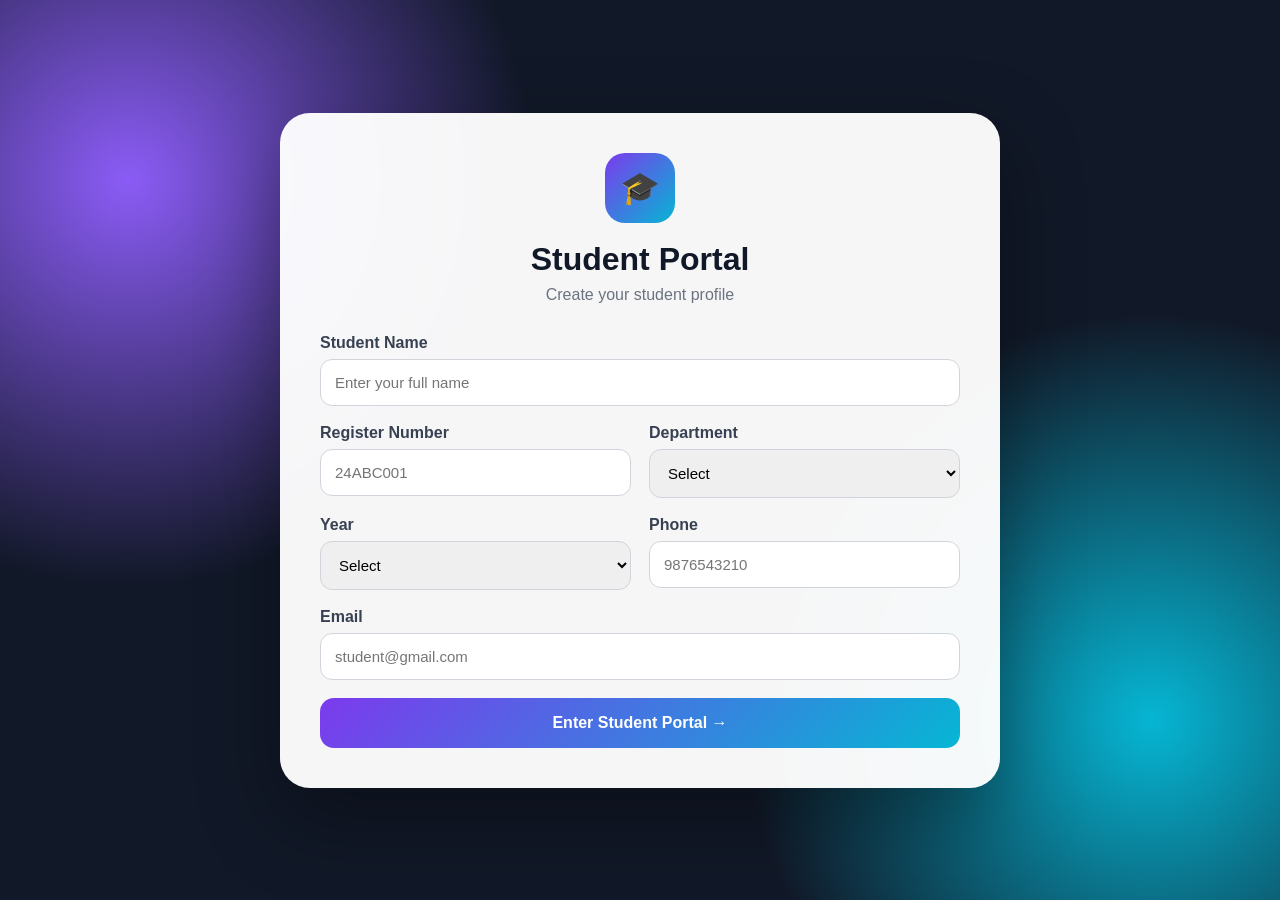
<file: index.html>
<!DOCTYPE html>
<html lang="en">
<head>
    <meta charset="UTF-8">
    <meta name="viewport" content="width=device-width, initial-scale=1.0">
    <title>Student Registration</title>
    <link rel="stylesheet" href="style.css">
</head>

<body class="login-page">

<div class="register-box">

    <div class="logo">🎓</div>

    <h1>Student Portal</h1>
    <p class="subtitle">Create your student profile</p>

    <form id="studentForm">

        <div class="input-group">
            <label>Student Name</label>
            <input type="text" id="name" placeholder="Enter your full name" required>
        </div>

        <div class="two-column">

            <div class="input-group">
                <label>Register Number</label>
                <input type="text" id="regno" placeholder="24ABC001" required>
            </div>

            <div class="input-group">
                <label>Department</label>
                <select id="department" required>
                    <option value="">Select</option>
                    <option>CSE</option>
                    <option>AI & DS</option>
                    <option>IT</option>
                    <option>ECE</option>
                    <option>EEE</option>
                </select>
            </div>

        </div>

        <div class="two-column">

            <div class="input-group">
                <label>Year</label>
                <select id="year" required>
                    <option value="">Select</option>
                    <option>1st Year</option>
                    <option>2nd Year</option>
                    <option>3rd Year</option>
                    <option>4th Year</option>
                </select>
            </div>

            <div class="input-group">
                <label>Phone</label>
                <input type="tel" id="phone" placeholder="9876543210" required>
            </div>

        </div>

        <div class="input-group">
            <label>Email</label>
            <input type="email" id="email" placeholder="student@gmail.com" required>
        </div>

        <button type="submit" class="main-btn">
            Enter Student Portal →
        </button>

    </form>

</div>

<script src="script.js"></script>

</body>
</html>
</file>
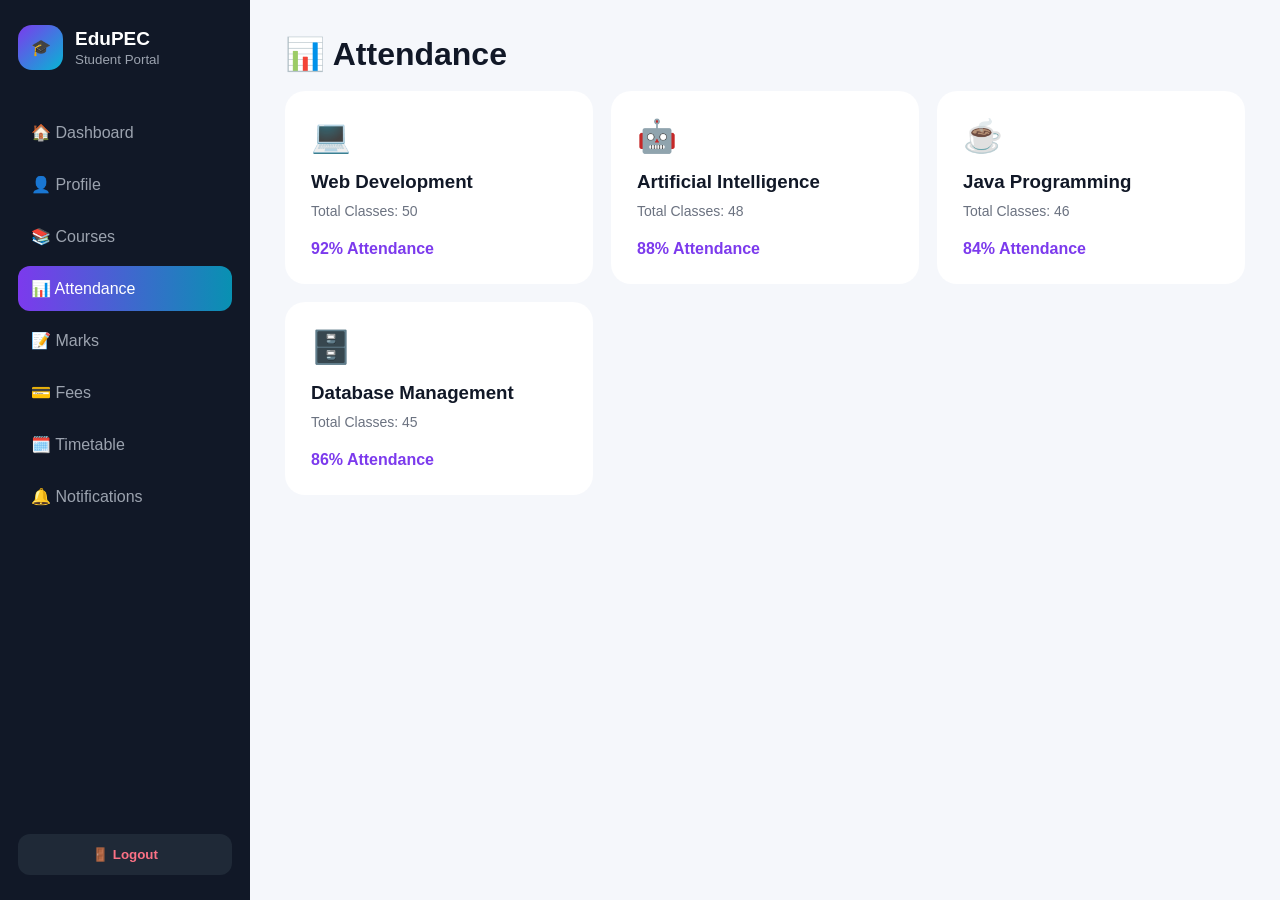
<file: attendance.html>
<!DOCTYPE html>
<html>
<head>
    <title>Attendance</title>
    <link rel="stylesheet" href="style.css">
</head>

<body class="dashboard-page">

<div class="layout">

<aside class="sidebar">

    <div class="brand">
        <div class="brand-logo">🎓</div>
        <div>
            <h2>EduPEC</h2>
            <small>Student Portal</small>
        </div>
    </div>

    <nav>
        <a href="dashboard.html">🏠 Dashboard</a>
        <a href="profile.html">👤 Profile</a>
        <a href="courses.html">📚 Courses</a>
        <a href="attendance.html" class="active">📊 Attendance</a>
        <a href="marks.html">📝 Marks</a>
        <a href="fees.html">💳 Fees</a>
        <a href="timetable.html">🗓️ Timetable</a>
        <a href="notifications.html">🔔 Notifications</a>
    </nav>

    <button class="logout" onclick="logout()">🚪 Logout</button>

</aside>

<main class="main">

<h1>📊 Attendance</h1>

<br>

<section class="cards">

    <div class="card">
        <div class="card-icon">💻</div>
        <h3>Web Development</h3>
        <p>Total Classes: 50</p>
        <strong>92% Attendance</strong>
    </div>

    <div class="card">
        <div class="card-icon">🤖</div>
        <h3>Artificial Intelligence</h3>
        <p>Total Classes: 48</p>
        <strong>88% Attendance</strong>
    </div>

    <div class="card">
        <div class="card-icon">☕</div>
        <h3>Java Programming</h3>
        <p>Total Classes: 46</p>
        <strong>84% Attendance</strong>
    </div>

    <div class="card">
        <div class="card-icon">🗄️</div>
        <h3>Database Management</h3>
        <p>Total Classes: 45</p>
        <strong>86% Attendance</strong>
    </div>

</section>

</main>

</div>

<script src="script.js"></script>

</body>
</html>
</file>
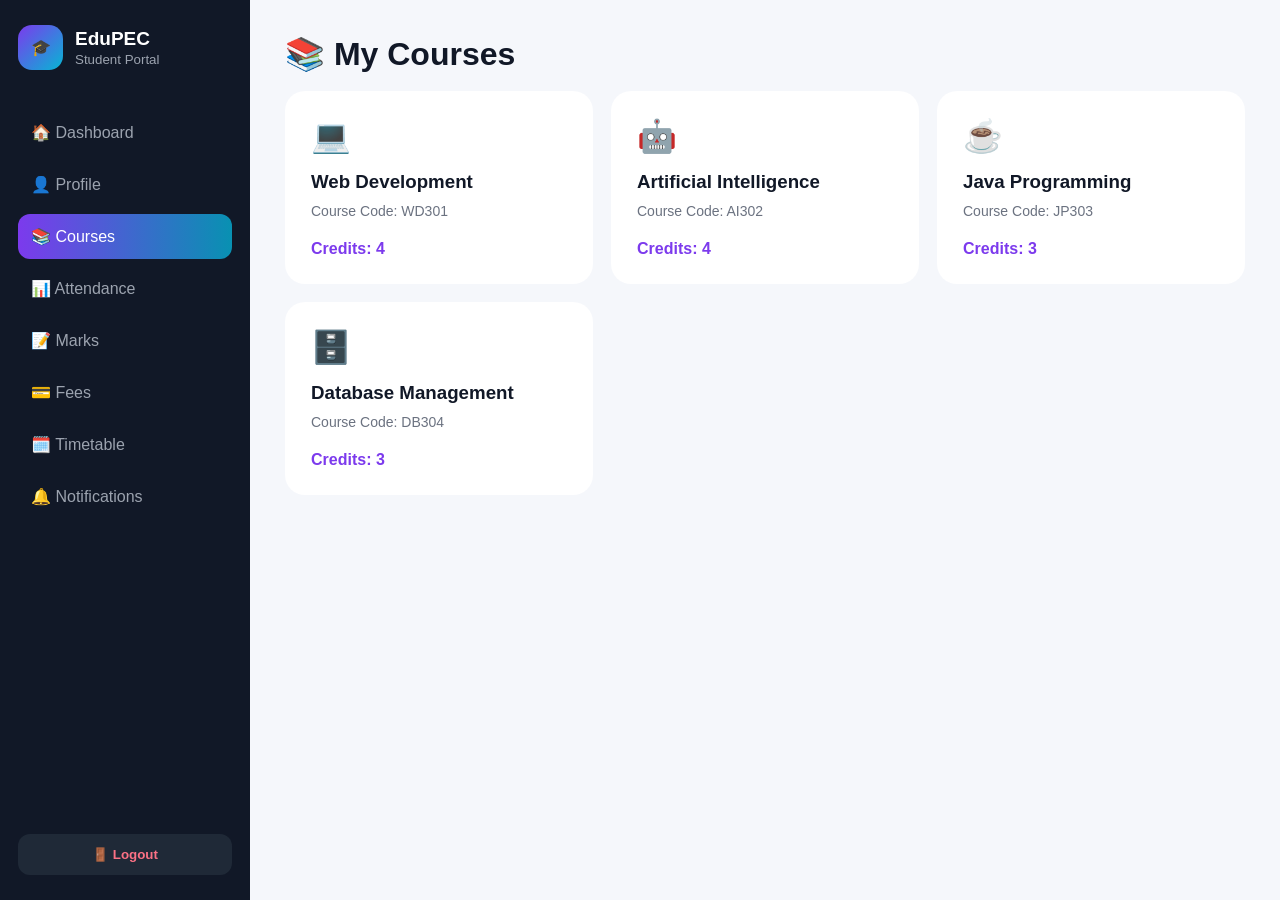
<file: courses.html>
<!DOCTYPE html>
<html>
<head>
    <title>Courses</title>
    <link rel="stylesheet" href="style.css">
</head>

<body class="dashboard-page">

<div class="layout">

<aside class="sidebar">

    <div class="brand">
        <div class="brand-logo">🎓</div>
        <div>
            <h2>EduPEC</h2>
            <small>Student Portal</small>
        </div>
    </div>

    <nav>
        <a href="dashboard.html">🏠 Dashboard</a>
        <a href="profile.html">👤 Profile</a>
        <a href="courses.html" class="active">📚 Courses</a>
        <a href="attendance.html">📊 Attendance</a>
        <a href="marks.html">📝 Marks</a>
        <a href="fees.html">💳 Fees</a>
        <a href="timetable.html">🗓️ Timetable</a>
        <a href="notifications.html">🔔 Notifications</a>
    </nav>

    <button class="logout" onclick="logout()">🚪 Logout</button>

</aside>

<main class="main">

<h1>📚 My Courses</h1>

<br>

<section class="cards">

    <div class="card">
        <div class="card-icon">💻</div>
        <h3>Web Development</h3>
        <p>Course Code: WD301</p>
        <strong>Credits: 4</strong>
    </div>

    <div class="card">
        <div class="card-icon">🤖</div>
        <h3>Artificial Intelligence</h3>
        <p>Course Code: AI302</p>
        <strong>Credits: 4</strong>
    </div>

    <div class="card">
        <div class="card-icon">☕</div>
        <h3>Java Programming</h3>
        <p>Course Code: JP303</p>
        <strong>Credits: 3</strong>
    </div>

    <div class="card">
        <div class="card-icon">🗄️</div>
        <h3>Database Management</h3>
        <p>Course Code: DB304</p>
        <strong>Credits: 3</strong>
    </div>

</section>

</main>

</div>

<script src="script.js"></script>

</body>
</html>
</file>
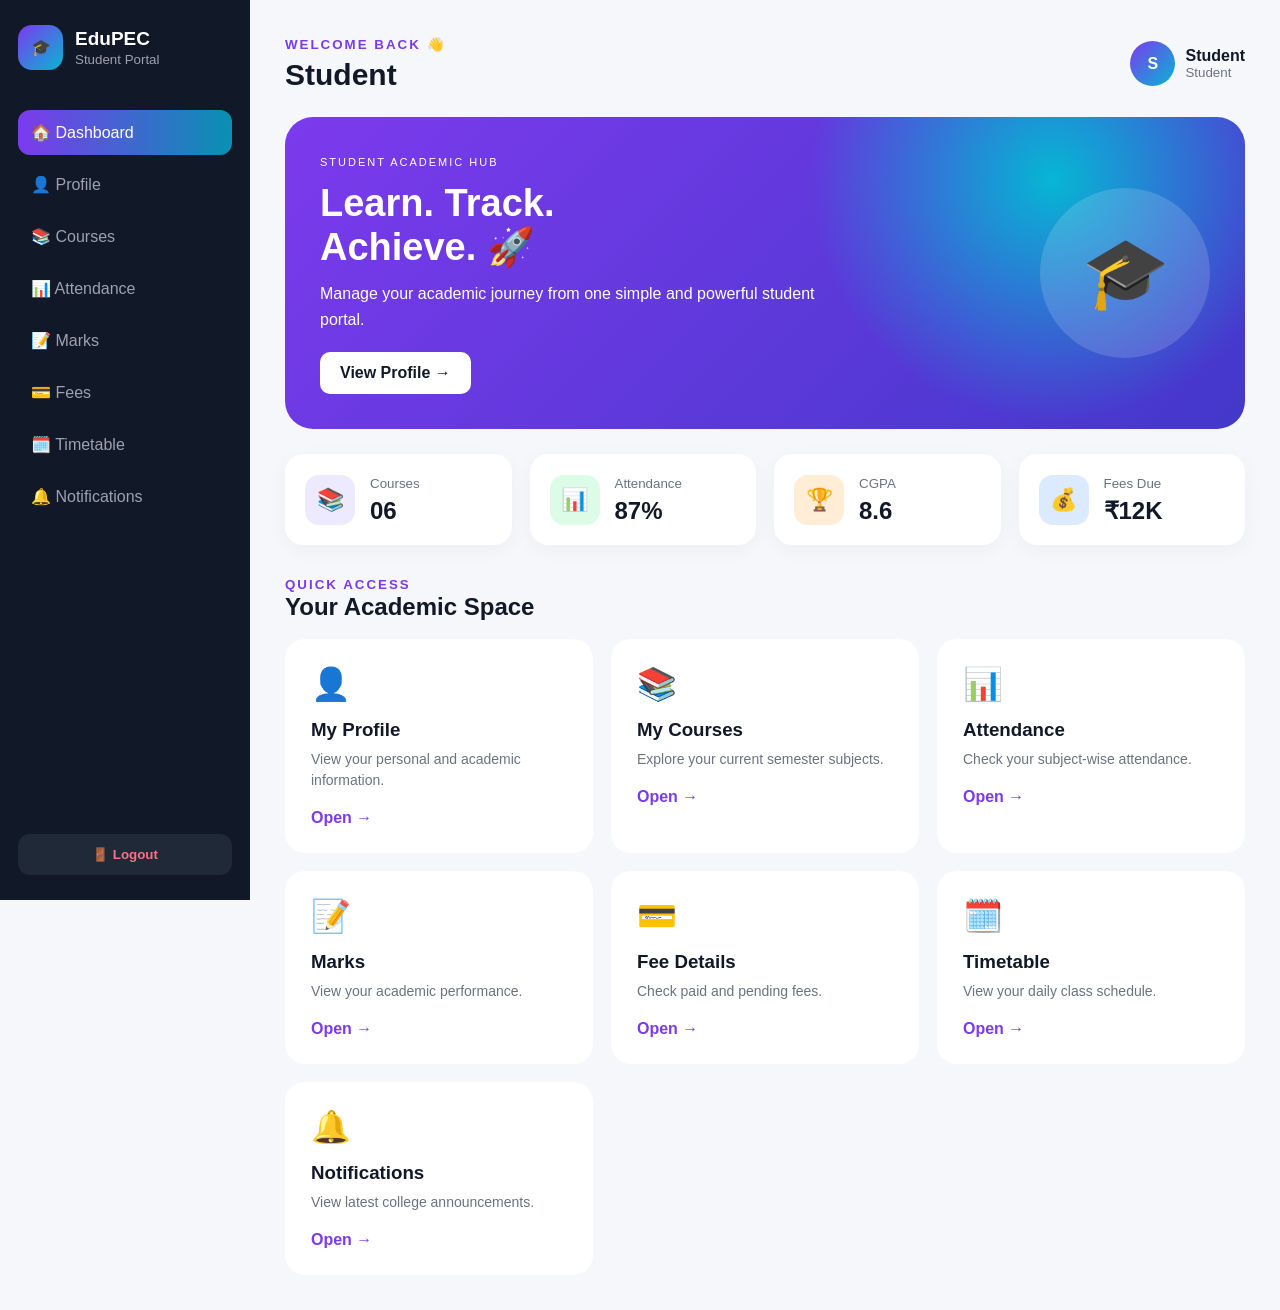
<file: dashboard.html>
<!DOCTYPE html>
<html lang="en">
<head>
    <meta charset="UTF-8">
    <meta name="viewport" content="width=device-width, initial-scale=1.0">
    <title>Student Dashboard</title>
    <link rel="stylesheet" href="style.css">
</head>

<body class="dashboard-page">

<div class="layout">

<!-- SIDEBAR -->

<aside class="sidebar">

    <div class="brand">
        <div class="brand-logo">🎓</div>
        <div>
            <h2>EduPEC</h2>
            <small>Student Portal</small>
        </div>
    </div>

    <nav>

        <a href="dashboard.html" class="active">
            🏠 <span>Dashboard</span>
        </a>

        <a href="profile.html">
            👤 <span>Profile</span>
        </a>

        <a href="courses.html">
            📚 <span>Courses</span>
        </a>

        <a href="attendance.html">
            📊 <span>Attendance</span>
        </a>

        <a href="marks.html">
            📝 <span>Marks</span>
        </a>

        <a href="fees.html">
            💳 <span>Fees</span>
        </a>

        <a href="timetable.html">
            🗓️ <span>Timetable</span>
        </a>

        <a href="notifications.html">
            🔔 <span>Notifications</span>
        </a>

    </nav>

    <button class="logout" onclick="logout()">
        🚪 Logout
    </button>

</aside>


<!-- MAIN -->

<main class="main">

    <header class="topbar">

        <div>
            <small>WELCOME BACK 👋</small>
            <h1 id="welcomeName">Student</h1>
        </div>

        <a href="profile.html" class="user-mini">

            <div class="avatar" id="avatarLetter">
                S
            </div>

            <div>
                <strong id="topName">Student</strong>
                <small id="topDept">Student</small>
            </div>

        </a>

    </header>


    <!-- HERO -->

    <section class="hero">

        <div class="hero-content">

            <span>STUDENT ACADEMIC HUB</span>

            <h1>
                Learn. Track.<br>
                Achieve. 🚀
            </h1>

            <p>
                Manage your academic journey from one
                simple and powerful student portal.
            </p>

            <a href="profile.html" class="hero-btn">
                View Profile →
            </a>

        </div>

        <div class="hero-circle">
            🎓
        </div>

    </section>


    <!-- STATS -->

    <section class="stats">

        <a href="courses.html" class="stat">
            <div class="stat-icon purple">📚</div>
            <div>
                <small>Courses</small>
                <h2>06</h2>
            </div>
        </a>

        <a href="attendance.html" class="stat">
            <div class="stat-icon green">📊</div>
            <div>
                <small>Attendance</small>
                <h2>87%</h2>
            </div>
        </a>

        <a href="marks.html" class="stat">
            <div class="stat-icon orange">🏆</div>
            <div>
                <small>CGPA</small>
                <h2>8.6</h2>
            </div>
        </a>

        <a href="fees.html" class="stat">
            <div class="stat-icon blue">💰</div>
            <div>
                <small>Fees Due</small>
                <h2>₹12K</h2>
            </div>
        </a>

    </section>


    <!-- QUICK ACCESS -->

    <div class="section-heading">

        <div>
            <small>QUICK ACCESS</small>
            <h2>Your Academic Space</h2>
        </div>

    </div>


    <section class="cards">

        <a href="profile.html" class="card">
            <div class="card-icon">👤</div>
            <h3>My Profile</h3>
            <p>View your personal and academic information.</p>
            <strong>Open →</strong>
        </a>


        <a href="courses.html" class="card">
            <div class="card-icon">📚</div>
            <h3>My Courses</h3>
            <p>Explore your current semester subjects.</p>
            <strong>Open →</strong>
        </a>


        <a href="attendance.html" class="card">
            <div class="card-icon">📊</div>
            <h3>Attendance</h3>
            <p>Check your subject-wise attendance.</p>
            <strong>Open →</strong>
        </a>


        <a href="marks.html" class="card">
            <div class="card-icon">📝</div>
            <h3>Marks</h3>
            <p>View your academic performance.</p>
            <strong>Open →</strong>
        </a>


        <a href="fees.html" class="card">
            <div class="card-icon">💳</div>
            <h3>Fee Details</h3>
            <p>Check paid and pending fees.</p>
            <strong>Open →</strong>
        </a>


        <a href="timetable.html" class="card">
            <div class="card-icon">🗓️</div>
            <h3>Timetable</h3>
            <p>View your daily class schedule.</p>
            <strong>Open →</strong>
        </a>


        <a href="notifications.html" class="card">
            <div class="card-icon">🔔</div>
            <h3>Notifications</h3>
            <p>View latest college announcements.</p>
            <strong>Open →</strong>
        </a>

    </section>

</main>

</div>

<script src="script.js"></script>

</body>
</html>
</file>
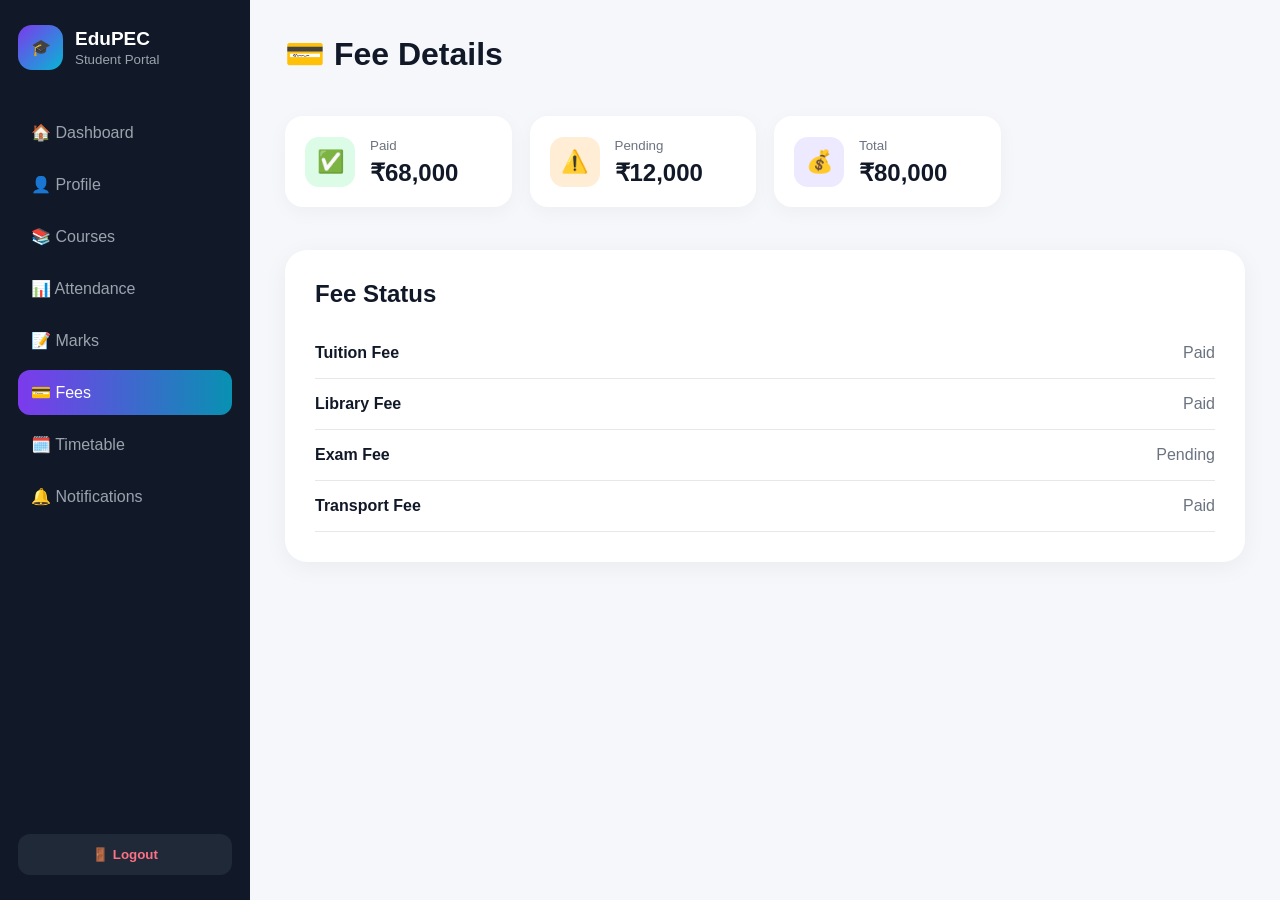
<file: fees.html>
<!DOCTYPE html>
<html>
<head>
    <title>Fees</title>
    <link rel="stylesheet" href="style.css">
</head>

<body class="dashboard-page">

<div class="layout">

<aside class="sidebar">

    <div class="brand">
        <div class="brand-logo">🎓</div>
        <div>
            <h2>EduPEC</h2>
            <small>Student Portal</small>
        </div>
    </div>

    <nav>
        <a href="dashboard.html">🏠 Dashboard</a>
        <a href="profile.html">👤 Profile</a>
        <a href="courses.html">📚 Courses</a>
        <a href="attendance.html">📊 Attendance</a>
        <a href="marks.html">📝 Marks</a>
        <a href="fees.html" class="active">💳 Fees</a>
        <a href="timetable.html">🗓️ Timetable</a>
        <a href="notifications.html">🔔 Notifications</a>
    </nav>

    <button class="logout" onclick="logout()">🚪 Logout</button>

</aside>

<main class="main">

<h1>💳 Fee Details</h1>

<br>

<section class="stats">

    <div class="stat">
        <div class="stat-icon green">✅</div>
        <div>
            <small>Paid</small>
            <h2>₹68,000</h2>
        </div>
    </div>

    <div class="stat">
        <div class="stat-icon orange">⚠️</div>
        <div>
            <small>Pending</small>
            <h2>₹12,000</h2>
        </div>
    </div>

    <div class="stat">
        <div class="stat-icon purple">💰</div>
        <div>
            <small>Total</small>
            <h2>₹80,000</h2>
        </div>
    </div>

</section>

<br>

<div class="page-box">

    <h2>Fee Status</h2>

    <div class="info-row">
        <b>Tuition Fee</b>
        <span>Paid</span>
    </div>

    <div class="info-row">
        <b>Library Fee</b>
        <span>Paid</span>
    </div>

    <div class="info-row">
        <b>Exam Fee</b>
        <span>Pending</span>
    </div>

    <div class="info-row">
        <b>Transport Fee</b>
        <span>Paid</span>
    </div>

</div>

</main>

</div>

<script src="script.js"></script>

</body>
</html>
</file>
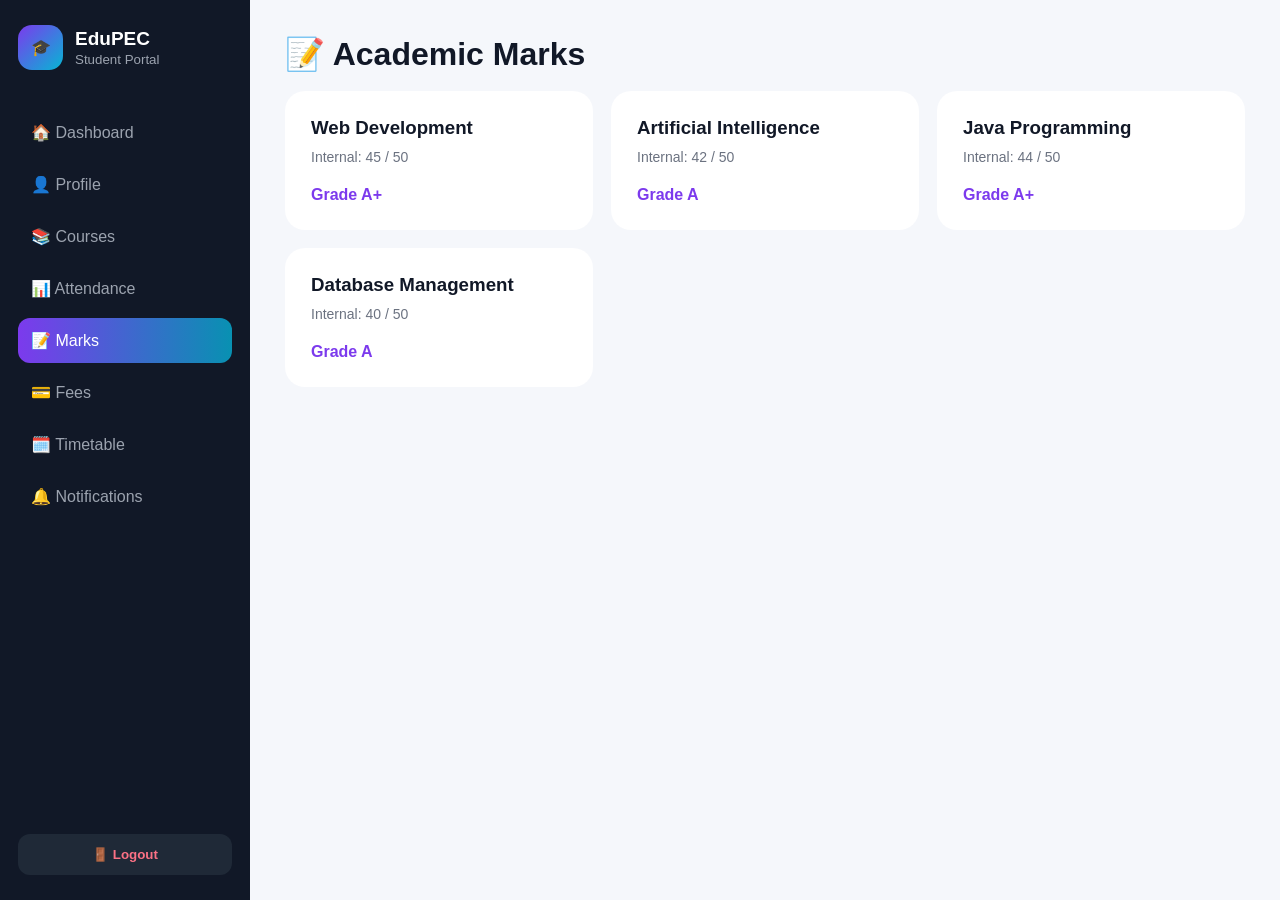
<file: marks.html>
<!DOCTYPE html>
<html>
<head>
    <title>Marks</title>
    <link rel="stylesheet" href="style.css">
</head>

<body class="dashboard-page">

<div class="layout">

<aside class="sidebar">

    <div class="brand">
        <div class="brand-logo">🎓</div>
        <div>
            <h2>EduPEC</h2>
            <small>Student Portal</small>
        </div>
    </div>

    <nav>
        <a href="dashboard.html">🏠 Dashboard</a>
        <a href="profile.html">👤 Profile</a>
        <a href="courses.html">📚 Courses</a>
        <a href="attendance.html">📊 Attendance</a>
        <a href="marks.html" class="active">📝 Marks</a>
        <a href="fees.html">💳 Fees</a>
        <a href="timetable.html">🗓️ Timetable</a>
        <a href="notifications.html">🔔 Notifications</a>
    </nav>

    <button class="logout" onclick="logout()">🚪 Logout</button>

</aside>

<main class="main">

<h1>📝 Academic Marks</h1>

<br>

<section class="cards">

    <div class="card">
        <h3>Web Development</h3>
        <p>Internal: 45 / 50</p>
        <strong>Grade A+</strong>
    </div>

    <div class="card">
        <h3>Artificial Intelligence</h3>
        <p>Internal: 42 / 50</p>
        <strong>Grade A</strong>
    </div>

    <div class="card">
        <h3>Java Programming</h3>
        <p>Internal: 44 / 50</p>
        <strong>Grade A+</strong>
    </div>

    <div class="card">
        <h3>Database Management</h3>
        <p>Internal: 40 / 50</p>
        <strong>Grade A</strong>
    </div>

</section>

</main>

</div>

<script src="script.js"></script>

</body>
</html>
</file>
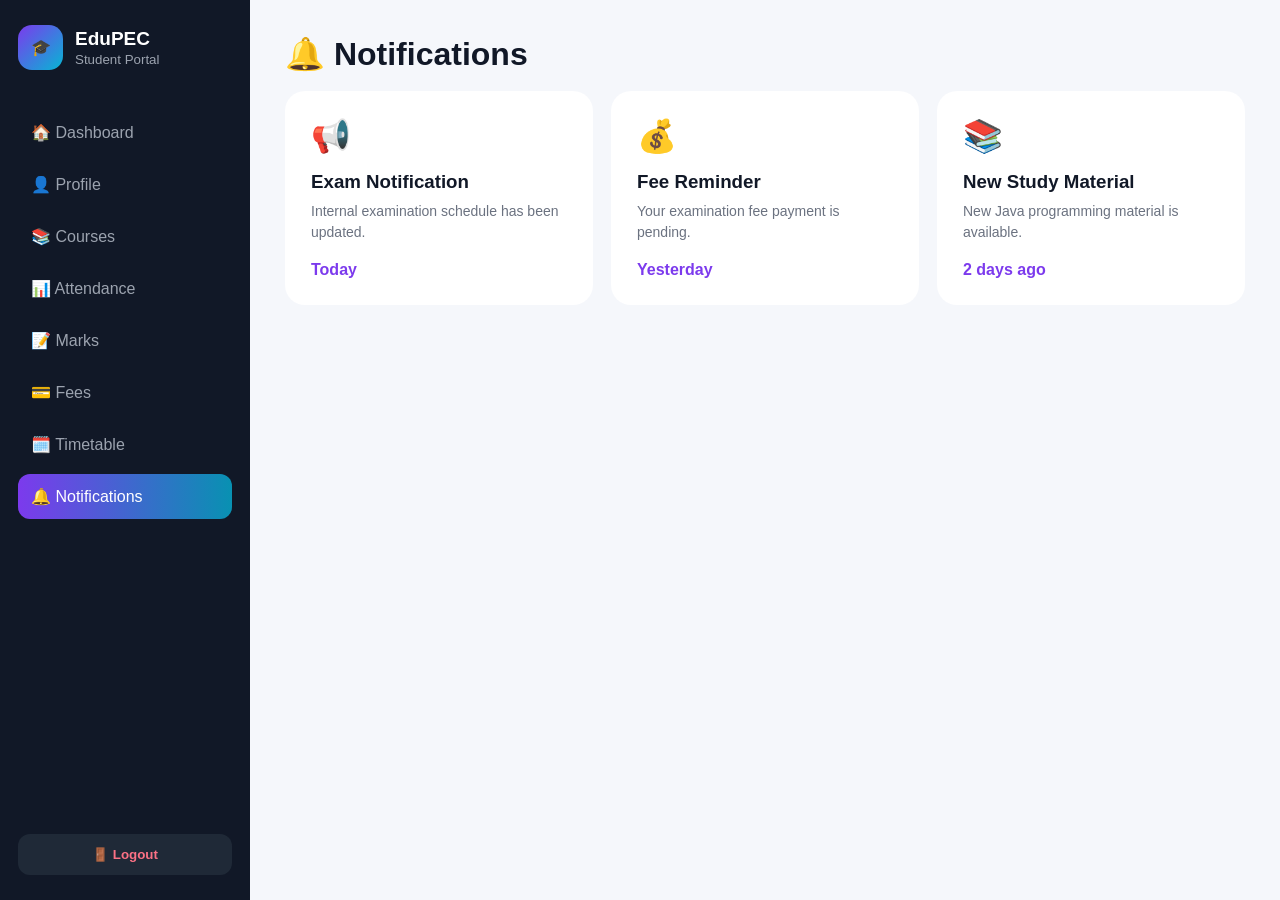
<file: notifications.html>
<!DOCTYPE html>
<html>
<head>
    <title>Notifications</title>
    <link rel="stylesheet" href="style.css">
</head>

<body class="dashboard-page">

<div class="layout">

<aside class="sidebar">

    <div class="brand">
        <div class="brand-logo">🎓</div>
        <div>
            <h2>EduPEC</h2>
            <small>Student Portal</small>
        </div>
    </div>

    <nav>
        <a href="dashboard.html">🏠 Dashboard</a>
        <a href="profile.html">👤 Profile</a>
        <a href="courses.html">📚 Courses</a>
        <a href="attendance.html">📊 Attendance</a>
        <a href="marks.html">📝 Marks</a>
        <a href="fees.html">💳 Fees</a>
        <a href="timetable.html">🗓️ Timetable</a>
        <a href="notifications.html" class="active">🔔 Notifications</a>
    </nav>

    <button class="logout" onclick="logout()">🚪 Logout</button>

</aside>

<main class="main">

<h1>🔔 Notifications</h1>

<br>

<section class="cards">

    <div class="card">
        <div class="card-icon">📢</div>
        <h3>Exam Notification</h3>
        <p>Internal examination schedule has been updated.</p>
        <strong>Today</strong>
    </div>

    <div class="card">
        <div class="card-icon">💰</div>
        <h3>Fee Reminder</h3>
        <p>Your examination fee payment is pending.</p>
        <strong>Yesterday</strong>
    </div>

    <div class="card">
        <div class="card-icon">📚</div>
        <h3>New Study Material</h3>
        <p>New Java programming material is available.</p>
        <strong>2 days ago</strong>
    </div>

</section>

</main>

</div>

<script src="script.js"></script>

</body>
</html>
</file>
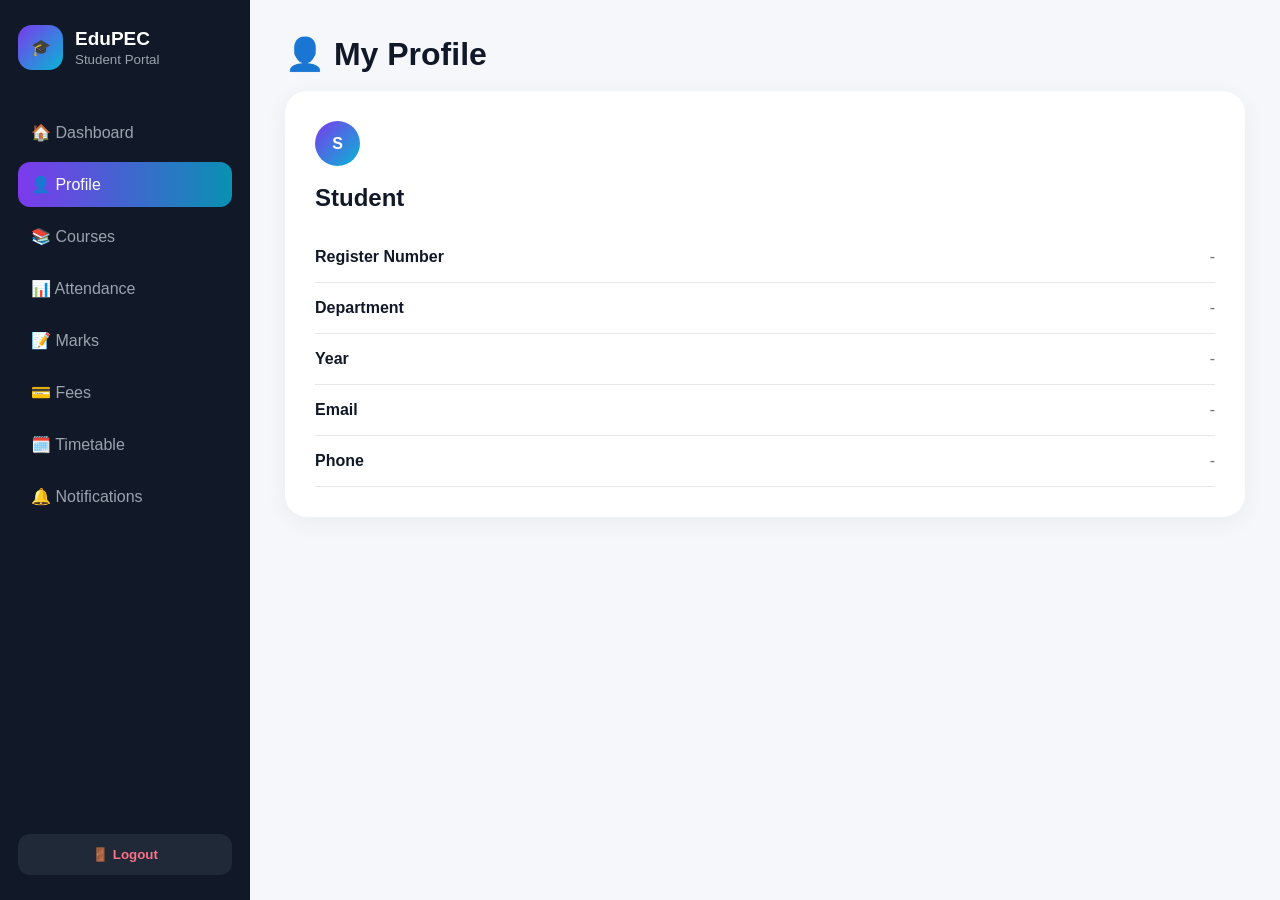
<file: profile.html>
<!DOCTYPE html>
<html lang="en">
<head>
    <meta charset="UTF-8">
    <title>My Profile</title>
    <link rel="stylesheet" href="style.css">
</head>

<body class="dashboard-page">

<div class="layout">

<aside class="sidebar">

    <div class="brand">
        <div class="brand-logo">🎓</div>
        <div>
            <h2>EduPEC</h2>
            <small>Student Portal</small>
        </div>
    </div>

    <nav>
        <a href="dashboard.html">🏠 Dashboard</a>
        <a href="profile.html" class="active">👤 Profile</a>
        <a href="courses.html">📚 Courses</a>
        <a href="attendance.html">📊 Attendance</a>
        <a href="marks.html">📝 Marks</a>
        <a href="fees.html">💳 Fees</a>
        <a href="timetable.html">🗓️ Timetable</a>
        <a href="notifications.html">🔔 Notifications</a>
    </nav>

    <button class="logout" onclick="logout()">🚪 Logout</button>

</aside>

<main class="main">

    <h1>👤 My Profile</h1>

    <br>

    <div class="page-box">

        <div class="avatar" id="profileAvatar">S</div>

        <br>

        <h2 id="profileName">Student</h2>

        <div class="info-row">
            <b>Register Number</b>
            <span id="profileReg">-</span>
        </div>

        <div class="info-row">
            <b>Department</b>
            <span id="profileDept">-</span>
        </div>

        <div class="info-row">
            <b>Year</b>
            <span id="profileYear">-</span>
        </div>

        <div class="info-row">
            <b>Email</b>
            <span id="profileEmail">-</span>
        </div>

        <div class="info-row">
            <b>Phone</b>
            <span id="profilePhone">-</span>
        </div>

    </div>

</main>

</div>

<script src="script.js"></script>

</body>
</html>
</file>
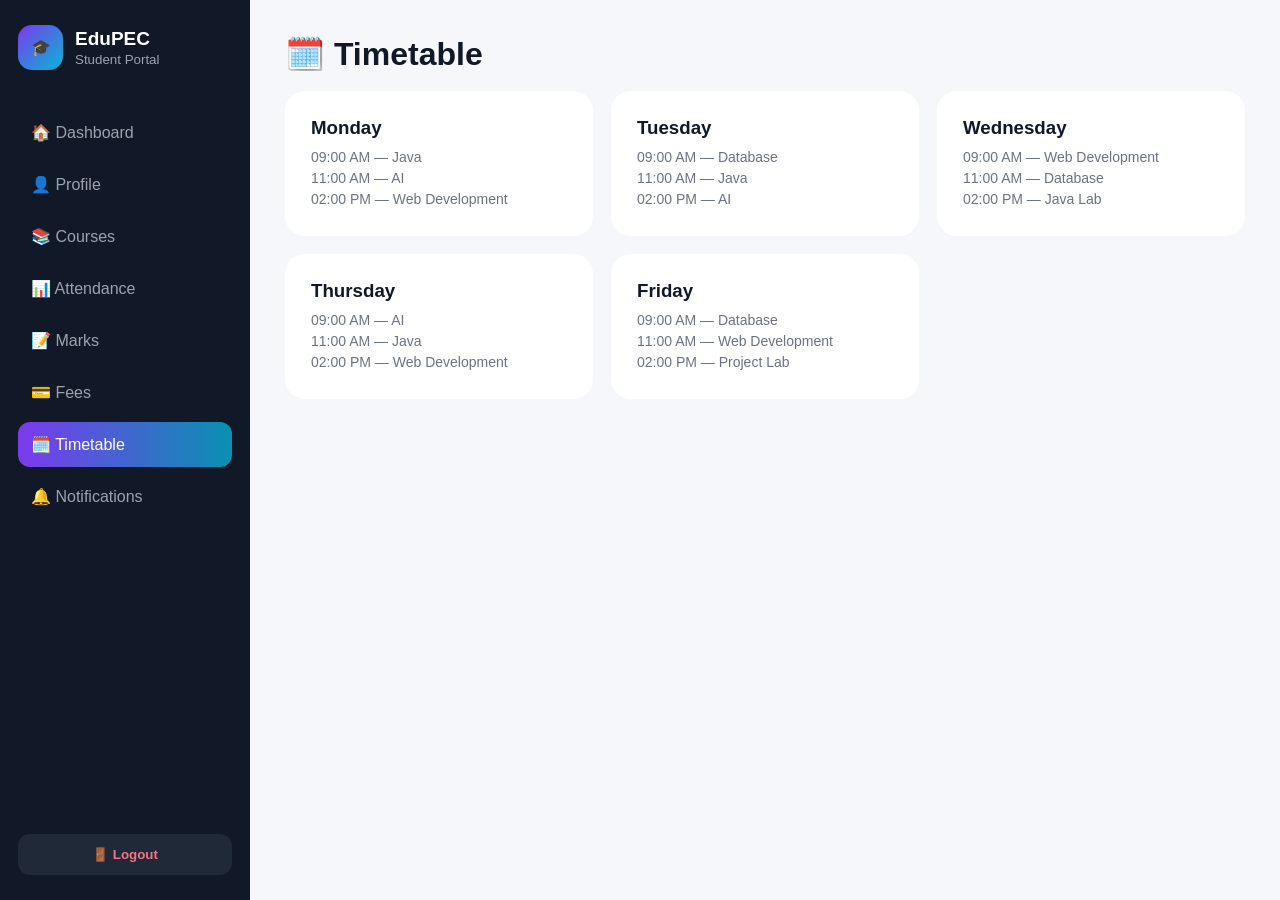
<file: timetable.html>
<!DOCTYPE html>
<html>
<head>
    <title>Timetable</title>
    <link rel="stylesheet" href="style.css">
</head>

<body class="dashboard-page">

<div class="layout">

<aside class="sidebar">

    <div class="brand">
        <div class="brand-logo">🎓</div>
        <div>
            <h2>EduPEC</h2>
            <small>Student Portal</small>
        </div>
    </div>

    <nav>
        <a href="dashboard.html">🏠 Dashboard</a>
        <a href="profile.html">👤 Profile</a>
        <a href="courses.html">📚 Courses</a>
        <a href="attendance.html">📊 Attendance</a>
        <a href="marks.html">📝 Marks</a>
        <a href="fees.html">💳 Fees</a>
        <a href="timetable.html" class="active">🗓️ Timetable</a>
        <a href="notifications.html">🔔 Notifications</a>
    </nav>

    <button class="logout" onclick="logout()">🚪 Logout</button>

</aside>

<main class="main">

<h1>🗓️ Timetable</h1>

<br>

<section class="cards">

    <div class="card">
        <h3>Monday</h3>
        <p>09:00 AM — Java</p>
        <p>11:00 AM — AI</p>
        <p>02:00 PM — Web Development</p>
    </div>

    <div class="card">
        <h3>Tuesday</h3>
        <p>09:00 AM — Database</p>
        <p>11:00 AM — Java</p>
        <p>02:00 PM — AI</p>
    </div>

    <div class="card">
        <h3>Wednesday</h3>
        <p>09:00 AM — Web Development</p>
        <p>11:00 AM — Database</p>
        <p>02:00 PM — Java Lab</p>
    </div>

    <div class="card">
        <h3>Thursday</h3>
        <p>09:00 AM — AI</p>
        <p>11:00 AM — Java</p>
        <p>02:00 PM — Web Development</p>
    </div>

    <div class="card">
        <h3>Friday</h3>
        <p>09:00 AM — Database</p>
        <p>11:00 AM — Web Development</p>
        <p>02:00 PM — Project Lab</p>
    </div>

</section>

</main>

</div>

<script src="script.js"></script>

</body>
</html>
</file>
<file: style.css>
* {
    margin: 0;
    padding: 0;
    box-sizing: border-box;
    font-family: Arial, sans-serif;
}

body {
    min-height: 100vh;
}


/* =========================
   REGISTER PAGE
========================= */

.login-page {
    min-height: 100vh;
    display: flex;
    justify-content: center;
    align-items: center;
    padding: 30px;

    background:
        radial-gradient(circle at 10% 20%, #8b5cf6, transparent 30%),
        radial-gradient(circle at 90% 80%, #06b6d4, transparent 30%),
        #111827;
}

.register-box {
    width: 100%;
    max-width: 720px;
    padding: 40px;

    background: rgba(255,255,255,0.96);

    border-radius: 30px;

    box-shadow:
        0 30px 80px rgba(0,0,0,0.35);
}

.logo {
    width: 70px;
    height: 70px;

    margin: auto;

    display: flex;
    align-items: center;
    justify-content: center;

    border-radius: 20px;

    font-size: 32px;

    background: linear-gradient(
        135deg,
        #7c3aed,
        #06b6d4
    );
}

.register-box h1 {
    text-align: center;
    margin-top: 18px;
    color: #111827;
}

.subtitle {
    text-align: center;
    color: #6b7280;
    margin: 8px 0 30px;
}

.input-group {
    margin-bottom: 18px;
}

.input-group label {
    display: block;
    margin-bottom: 7px;
    font-weight: bold;
    color: #374151;
}

.input-group input,
.input-group select {
    width: 100%;
    padding: 14px;

    border: 1px solid #d1d5db;
    border-radius: 12px;

    outline: none;
    font-size: 15px;
}

.input-group input:focus,
.input-group select:focus {
    border-color: #7c3aed;
}

.two-column {
    display: grid;
    grid-template-columns: 1fr 1fr;
    gap: 18px;
}

.main-btn {
    width: 100%;
    padding: 16px;

    border: none;
    border-radius: 14px;

    color: white;
    font-size: 16px;
    font-weight: bold;

    cursor: pointer;

    background: linear-gradient(
        135deg,
        #7c3aed,
        #06b6d4
    );

    transition: 0.3s;
}

.main-btn:hover {
    transform: translateY(-2px);
}


/* =========================
   DASHBOARD
========================= */

.dashboard-page {
    background: #f5f7fb;
    color: #111827;
}

.layout {
    min-height: 100vh;
}


/* SIDEBAR */

.sidebar {
    width: 250px;
    height: 100vh;

    position: fixed;

    left: 0;
    top: 0;

    padding: 25px 18px;

    color: white;

    background: #111827;

    display: flex;
    flex-direction: column;
}

.brand {
    display: flex;
    align-items: center;
    gap: 12px;

    margin-bottom: 40px;
}

.brand-logo {
    width: 45px;
    height: 45px;

    display: flex;
    align-items: center;
    justify-content: center;

    border-radius: 14px;

    background: linear-gradient(
        135deg,
        #7c3aed,
        #06b6d4
    );
}

.brand h2 {
    font-size: 19px;
}

.brand small {
    color: #9ca3af;
}

.sidebar nav {
    display: flex;
    flex-direction: column;
    gap: 7px;
}

.sidebar nav a {
    padding: 13px;

    text-decoration: none;

    color: #9ca3af;

    border-radius: 12px;

    transition: 0.3s;
}

.sidebar nav a:hover,
.sidebar nav a.active {
    color: white;

    background: linear-gradient(
        90deg,
        #7c3aed,
        #0891b2
    );
}

.logout {
    margin-top: auto;

    padding: 13px;

    border: none;
    border-radius: 12px;

    background: #1f2937;

    color: #fb7185;

    cursor: pointer;
    font-weight: bold;
}


/* MAIN */

.main {
    margin-left: 250px;
    padding: 35px;
}


/* TOPBAR */

.topbar {
    display: flex;
    justify-content: space-between;
    align-items: center;

    margin-bottom: 25px;
}

.topbar > div:first-child small {
    color: #7c3aed;
    letter-spacing: 2px;
    font-weight: bold;
}

.topbar h1 {
    margin-top: 5px;
    font-size: 30px;
}

.user-mini {
    display: flex;
    align-items: center;
    gap: 10px;

    color: #111827;
    text-decoration: none;
}

.user-mini small {
    display: block;
    color: #6b7280;
}

.avatar {
    width: 45px;
    height: 45px;

    display: flex;
    align-items: center;
    justify-content: center;

    border-radius: 50%;

    color: white;
    font-weight: bold;

    background: linear-gradient(
        135deg,
        #7c3aed,
        #06b6d4
    );
}


/* HERO */

.hero {
    min-height: 250px;

    padding: 35px;

    border-radius: 28px;

    color: white;

    display: flex;
    justify-content: space-between;
    align-items: center;

    overflow: hidden;

    background:
        radial-gradient(
            circle at 80% 20%,
            #06b6d4,
            transparent 30%
        ),
        linear-gradient(
            135deg,
            #7c3aed,
            #4338ca
        );
}

.hero-content > span {
    font-size: 11px;
    letter-spacing: 2px;
}

.hero h1 {
    font-size: 38px;
    margin: 12px 0;
}

.hero p {
    max-width: 500px;
    line-height: 1.6;
}

.hero-btn {
    display: inline-block;

    margin-top: 20px;

    padding: 12px 20px;

    border-radius: 10px;

    color: #111827;
    background: white;

    text-decoration: none;
    font-weight: bold;
}

.hero-circle {
    width: 170px;
    height: 170px;

    display: flex;
    align-items: center;
    justify-content: center;

    border-radius: 50%;

    background: rgba(255,255,255,0.15);

    font-size: 70px;
}


/* STATS */

.stats {
    display: grid;

    grid-template-columns: repeat(4,1fr);

    gap: 18px;

    margin: 25px 0;
}

.stat {
    display: flex;
    align-items: center;
    gap: 15px;

    padding: 20px;

    border-radius: 18px;

    background: white;

    text-decoration: none;
    color: #111827;

    box-shadow: 0 5px 20px rgba(0,0,0,0.04);

    transition: 0.3s;
}

.stat:hover {
    transform: translateY(-4px);
}

.stat small {
    color: #6b7280;
}

.stat h2 {
    margin-top: 5px;
}

.stat-icon {
    width: 50px;
    height: 50px;

    display: flex;
    align-items: center;
    justify-content: center;

    border-radius: 14px;

    font-size: 22px;
}

.purple {
    background: #ede9fe;
}

.green {
    background: #dcfce7;
}

.orange {
    background: #ffedd5;
}

.blue {
    background: #dbeafe;
}


/* SECTION */

.section-heading {
    margin: 30px 0 18px;
}

.section-heading small {
    color: #7c3aed;
    letter-spacing: 2px;
    font-weight: bold;
}


/* CARDS */

.cards {
    display: grid;

    grid-template-columns: repeat(3,1fr);

    gap: 18px;
}

.card {
    padding: 25px;

    border-radius: 20px;

    background: white;

    text-decoration: none;
    color: #111827;

    border: 1px solid transparent;

    transition: 0.3s;
}

.card:hover {
    transform: translateY(-7px);

    border-color: #7c3aed;

    box-shadow:
        0 15px 35px rgba(124,58,237,0.12);
}

.card-icon {
    font-size: 32px;
    margin-bottom: 16px;
}

.card h3 {
    margin-bottom: 8px;
}

.card p {
    color: #6b7280;
    line-height: 1.5;
    font-size: 14px;
}

.card strong {
    display: inline-block;
    margin-top: 18px;
    color: #7c3aed;
}


/* INNER PAGES */

.page-box {
    padding: 30px;

    border-radius: 22px;

    background: white;

    box-shadow: 0 5px 25px rgba(0,0,0,0.05);
}

.page-box h2 {
    margin-bottom: 20px;
}

.info-row {
    display: flex;
    justify-content: space-between;

    padding: 16px 0;

    border-bottom: 1px solid #e5e7eb;
}

.info-row span {
    color: #6b7280;
}


/* RESPONSIVE */

@media(max-width:1000px) {

    .stats {
        grid-template-columns: repeat(2,1fr);
    }

    .cards {
        grid-template-columns: repeat(2,1fr);
    }
}

@media(max-width:700px) {

    .sidebar {
        position: relative;

        width: 100%;
        height: auto;
    }

    .layout {
        display: block;
    }

    .main {
        margin-left: 0;
        padding: 20px;
    }

    .sidebar nav {
        display: grid;
        grid-template-columns: 1fr 1fr;
    }

    .logout {
        margin-top: 20px;
    }

    .hero {
        flex-direction: column;
        align-items: flex-start;
    }

    .hero-circle {
        display: none;
    }

    .stats,
    .cards {
        grid-template-columns: 1fr;
    }

    .two-column {
        grid-template-columns: 1fr;
    }
}
</file>
